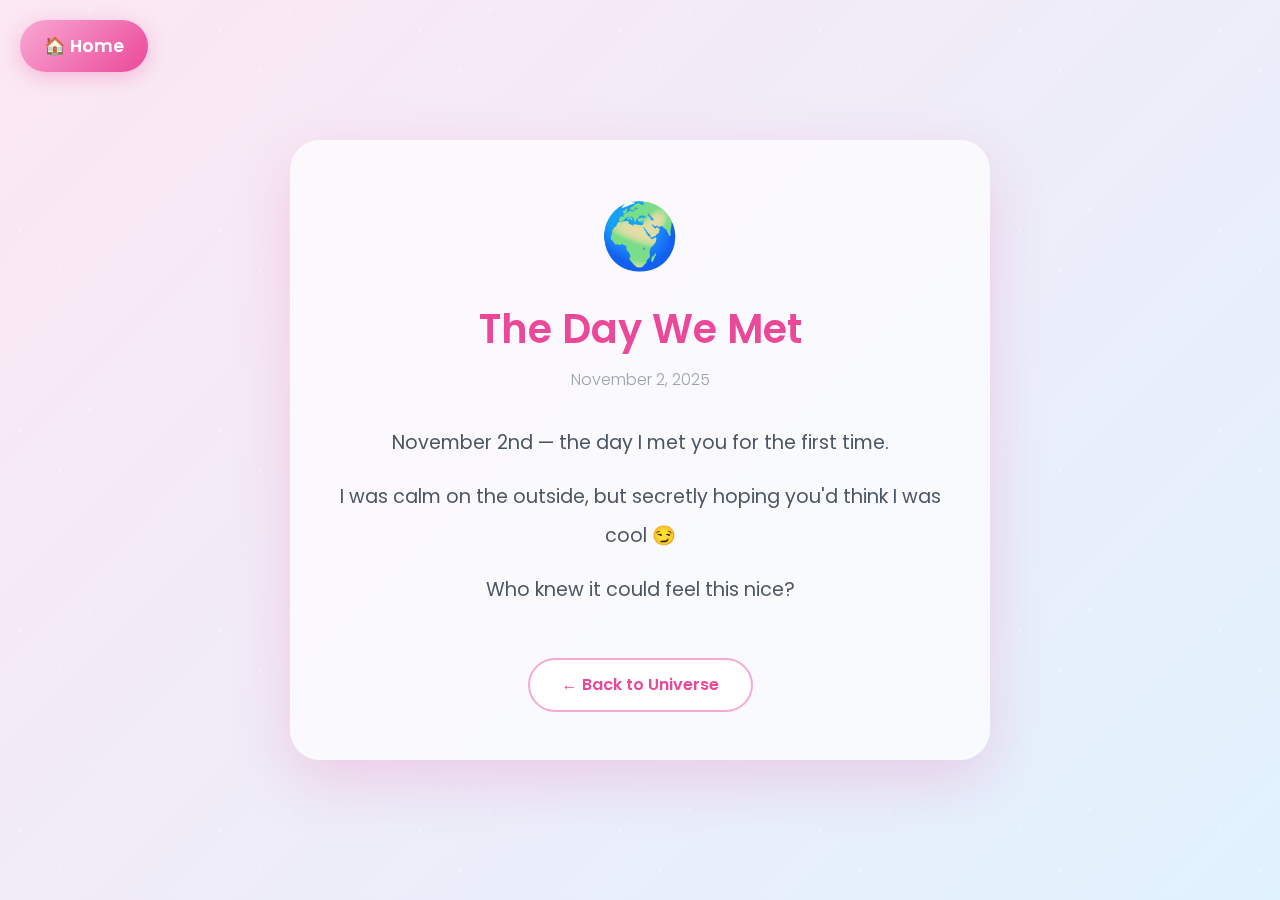
<file: scenes/day_we_met.html>
<!DOCTYPE html>
<html lang="en">
<head>
    <meta charset="UTF-8">
    <meta name="viewport" content="width=device-width, initial-scale=1.0">
    <title>The Day We Met 🌍</title>
    <link rel="preconnect" href="https://fonts.googleapis.com">
    <link rel="preconnect" href="https://fonts.gstatic.com" crossorigin>
    <link href="https://fonts.googleapis.com/css2?family=Poppins:wght@300;400;600&display=swap" rel="stylesheet">
    <link rel="stylesheet" href="../style.css">
</head>
<body class="scene-page">
    <div class="stars-background"></div>
    
    <a href="../index.html" class="home-button">🏠 Home</a>
    
    <div class="scene-container fade-in">
        <div class="scene-emoji">🌍</div>
        <h1 class="scene-title">The Day We Met</h1>
        <div class="scene-date">November 2, 2025</div>
        
        <div class="scene-content">
            <p>November 2nd — the day I met you for the first time.</p>
            <p>I was calm on the outside, but secretly hoping you'd think I was cool 😏</p>
            <p>Who knew it could feel this nice?</p>
            
        </div>
        
        <button class="back-button" onclick="window.location.href='../universe.html'">
            ← Back to Universe
        </button>
    </div>

    <script src="../script.js"></script>
</body>
</html>
</file>
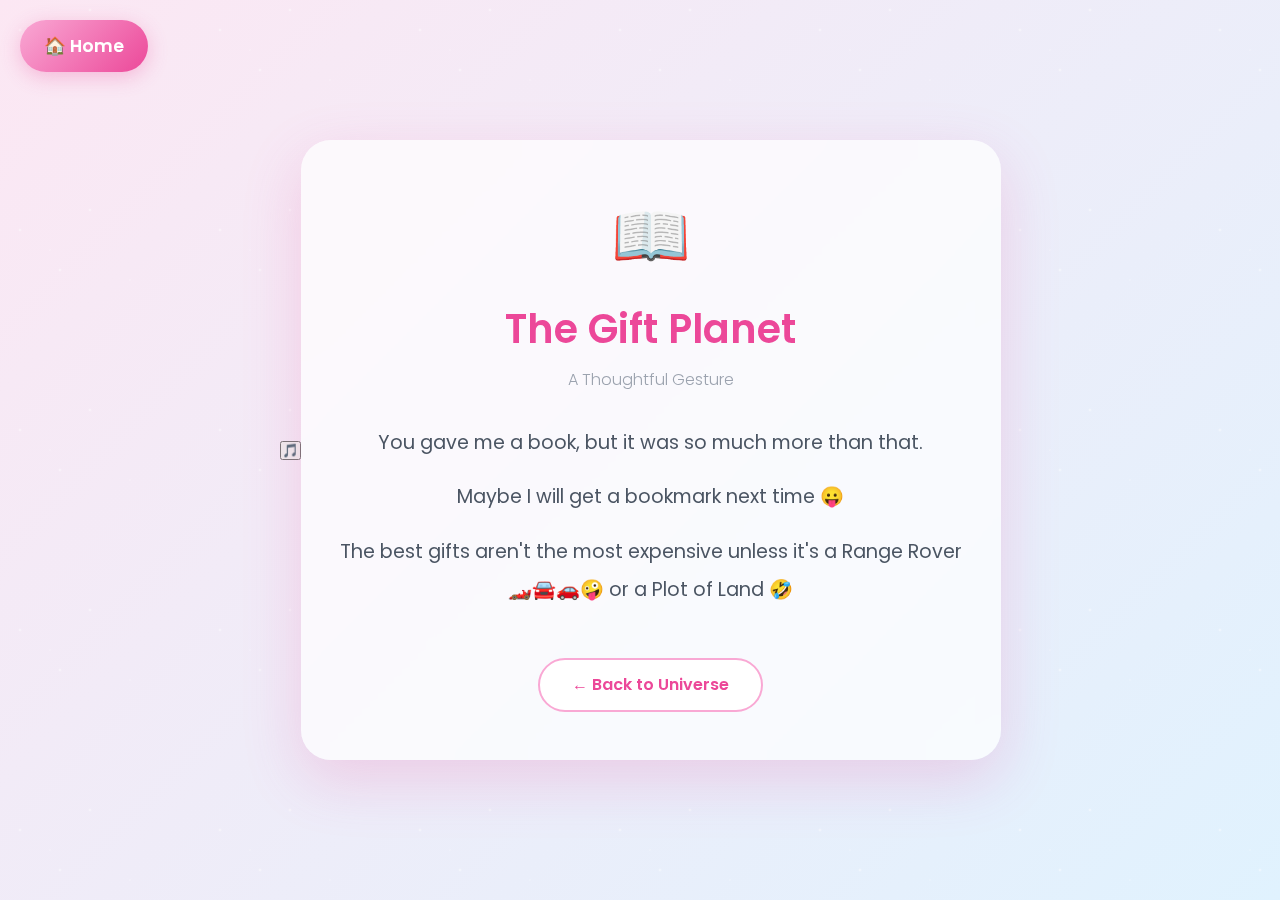
<file: scenes/gift.html>
<!DOCTYPE html>
<html lang="en">
<head>
    <meta charset="UTF-8">
    <meta name="viewport" content="width=device-width, initial-scale=1.0">
    <title>The Gift Planet 📖</title>
    <link rel="preconnect" href="https://fonts.googleapis.com">
    <link rel="preconnect" href="https://fonts.gstatic.com" crossorigin>
    <link href="https://fonts.googleapis.com/css2?family=Poppins:wght@300;400;600&display=swap" rel="stylesheet">
    <link rel="stylesheet" href="../style.css">
</head>
<body class="scene-page">
    <div class="stars-background"></div>
    
    
    <a href="../index.html" class="home-button">🏠 Home</a>
    <button id="musicToggle" class="music-toggle" title="Toggle Music">🎵</button>
    
    <div class="scene-container fade-in">
        <div class="scene-emoji">📖</div>
        <h1 class="scene-title">The Gift Planet</h1>
        <div class="scene-date">A Thoughtful Gesture</div>
        
        <div class="scene-content">
            <p>You gave me a book, but it was so much more than that.</p>
            <p>Maybe I will get a bookmark next time 😛 </p>
            <!-- <p>Every page I turn reminds me of your thoughtfulness and the care you put into choosing it.</p> -->
            <p>The best gifts aren't the most expensive unless it's a Range Rover 🏎️🚘🚗🤪 or a Plot of Land 🤣</p>
        </div>
        
        <button class="back-button" onclick="window.location.href='../universe.html'">
            ← Back to Universe
        </button>
    </div>

    <script src="../script.js"></script>
</body>
</html>
</file>
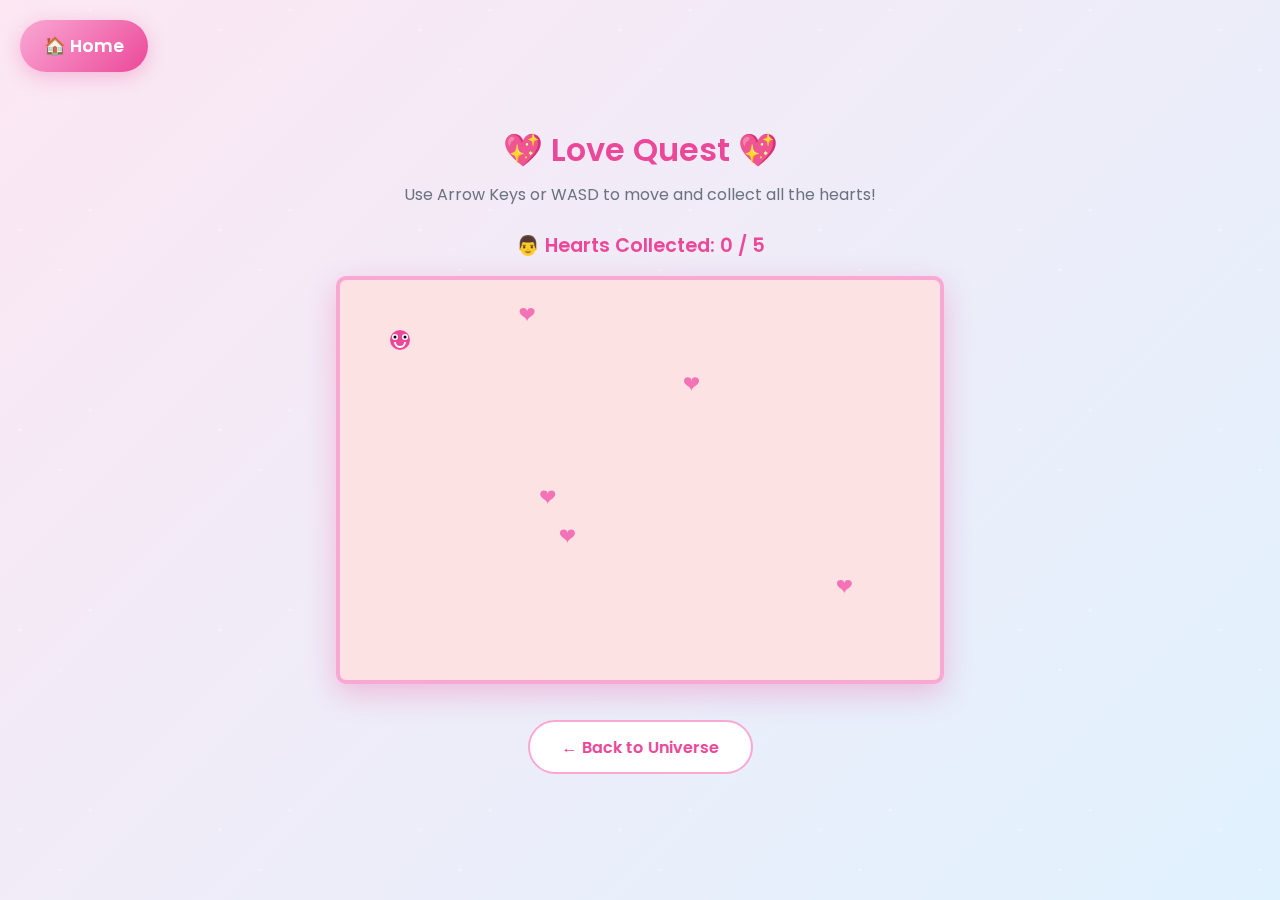
<file: scenes/love_quest.html>
<!DOCTYPE html>
<html lang="en">
<head>
    <meta charset="UTF-8">
    <meta name="viewport" content="width=device-width, initial-scale=1.0">
    <title>Quest 💖</title>
    <link rel="preconnect" href="https://fonts.googleapis.com">
    <link rel="preconnect" href="https://fonts.gstatic.com" crossorigin>
    <link href="https://fonts.googleapis.com/css2?family=Poppins:wght@300;400;600&family=Press+Start+2P&display=swap" rel="stylesheet">
    <link rel="stylesheet" href="../style.css">
    <style>
        .game-container {
            text-align: center;
            padding: 2rem;
            max-width: 700px;
            margin: 0 auto;
        }

        .game-title {
            font-size: 2rem;
            font-weight: 600;
            color: #ec4899;
            margin-bottom: 0.5rem;
        }

        .game-instructions {
            font-size: 1rem;
            color: #6b7280;
            margin-bottom: 1.5rem;
        }

        #gameCanvas {
            display: block;
            margin: 0 auto 20px;
            background: #fde2e4;
            border: 4px solid #f9a8d4;
            border-radius: 10px;
            box-shadow: 0 10px 30px rgba(236, 72, 153, 0.3);
            image-rendering: pixelated;
            image-rendering: crisp-edges;
        }

        #messageOverlay {
            position: fixed;
            top: 0;
            left: 0;
            width: 100%;
            height: 100%;
            background: rgba(255, 255, 255, 0.95);
            display: flex;
            flex-direction: column;
            justify-content: center;
            align-items: center;
            z-index: 1000;
            backdrop-filter: blur(10px);
        }

        #messageOverlay.hidden {
            display: none;
        }

        #messageOverlay h2 {
            font-family: 'Poppins', sans-serif;
            font-size: 2rem;
            color: #ec4899;
            margin-bottom: 2rem;
            text-align: center;
            padding: 0 2rem;
            max-width: 600px;
        }

        #continueBtn {
            background: linear-gradient(135deg, #f9a8d4 0%, #ec4899 100%);
            border: none;
            padding: 1rem 3rem;
            font-size: 1.1rem;
            font-weight: 600;
            color: white;
            border-radius: 50px;
            cursor: pointer;
            font-family: 'Poppins', sans-serif;
            box-shadow: 0 10px 30px rgba(236, 72, 153, 0.3);
            transition: all 0.3s ease;
        }

        #continueBtn:hover {
            transform: translateY(-3px);
            box-shadow: 0 15px 40px rgba(236, 72, 153, 0.4);
        }

        #revealButton {
            position: fixed;
            top: 50%;
            left: 50%;
            transform: translate(-50%, -50%) scale(0);
            background: linear-gradient(135deg, #f9a8d4 0%, #ec4899 100%);
            border: none;
            padding: 1.5rem 3rem;
            font-size: 1.3rem;
            font-weight: 600;
            color: white;
            border-radius: 50px;
            cursor: pointer;
            font-family: 'Poppins', sans-serif;
            box-shadow: 0 15px 50px rgba(236, 72, 153, 0.5);
            z-index: 600;
            transition: all 0.4s ease;
            opacity: 0;
        }

        #revealButton.show {
            transform: translate(-50%, -50%) scale(1);
            opacity: 1;
        }

        #revealButton:hover {
            transform: translate(-50%, -50%) scale(1.05);
            box-shadow: 0 20px 60px rgba(236, 72, 153, 0.6);
        }

        .hearts-counter {
            font-size: 1.2rem;
            color: #ec4899;
            font-weight: 600;
            margin-bottom: 1rem;
        }

        #flirtyMessage {
            position: fixed;
            top: 100px;
            left: 50%;
            transform: translateX(-50%);
            background: rgba(255, 255, 255, 0.95);
            padding: 15px 30px;
            border-radius: 15px;
            font-family: 'Poppins', sans-serif;
            font-size: 1.1rem;
            font-weight: 600;
            color: #ec4899;
            text-align: center;
            opacity: 0;
            transition: opacity 0.5s ease;
            z-index: 500;
            box-shadow: 0 10px 30px rgba(236, 72, 153, 0.3);
            border: 2px solid #f9a8d4;
            max-width: 80%;
            pointer-events: none;
        }

        #flirtyMessage.show-message {
            opacity: 1;
        }

        @media (max-width: 768px) {
            #gameCanvas {
                width: 100%;
                height: auto;
            }
            
            #flirtyMessage {
                font-size: 0.9rem;
                padding: 12px 20px;
            }
        }
    </style>
</head>
<body class="scene-page">
    <div class="stars-background"></div>
    
    <a href="../index.html" class="home-button">🏠 Home</a>
    
    <div id="flirtyMessage"></div>
    
    <button id="revealButton">✨ Reveal Secret Message ✨</button>
    
    <div class="game-container fade-in">
        <h1 class="game-title">💖 Love Quest 💖</h1>
        <p class="game-instructions">Use Arrow Keys or WASD to move and collect all the hearts!</p>
        <div class="hearts-counter" id="heartsCounter">👨 Hearts Collected: 0 / 5</div>
        
        <canvas id="gameCanvas" width="600" height="400"></canvas>
        
        <button class="back-button" onclick="window.location.href='../universe.html'">
            ← Back to Universe
        </button>
    </div>

    <div id="messageOverlay" class="hidden">
        <h2>You found every piece of my heart 💖</h2>
        <button id="continueBtn">Continue to Next Planet</button>
    </div>

    <script>
        const canvas = document.getElementById('gameCanvas');
        const ctx = canvas.getContext('2d');
        const heartsCounter = document.getElementById('heartsCounter');
        const messageOverlay = document.getElementById('messageOverlay');
        const continueBtn = document.getElementById('continueBtn');
        const flirtyMessageDiv = document.getElementById('flirtyMessage');
        const revealButton = document.getElementById('revealButton');

        // Flirty messages to display when collecting hearts
        const flirtyMessages = [
            "You stole another piece of my heart 💘",
            "Careful — I might start liking this 😏",
            "You make collecting hearts too easy 💕",
            "If love were a game, you'd be the cheat code 🎮",
            "Another one? You're unstoppable 😍",
            "My heart respawns whenever you smile 💫",
            "Stop being so cute, I'm losing focus 💓",
            "Every pixel of me likes you 💗"
        ];

        // Game state
        const player = {
            x: 50,
            y: 50,
            size: 20,
            speed: 3,
            color: '#ec4899'
        };

        const keys = {
            ArrowUp: false,
            ArrowDown: false,
            ArrowLeft: false,
            ArrowRight: false,
            w: false,
            a: false,
            s: false,
            d: false
        };

        let hearts = [];
        let collectedHearts = 0;
        const totalHearts = 5;

        // Initialize hearts at random positions
        function initHearts() {
            hearts = [];
            for (let i = 0; i < totalHearts; i++) {
                hearts.push({
                    x: Math.random() * (canvas.width - 40) + 20,
                    y: Math.random() * (canvas.height - 40) + 20,
                    size: 15,
                    collected: false
                });
            }
        }

        // Draw heart shape
        function drawHeart(x, y, size) {
            ctx.fillStyle = '#f472b6';
            ctx.beginPath();
            const topCurveHeight = size * 0.3;
            ctx.moveTo(x, y + topCurveHeight);
            // Left curve
            ctx.bezierCurveTo(
                x, y, 
                x - size / 2, y, 
                x - size / 2, y + topCurveHeight
            );
            ctx.bezierCurveTo(
                x - size / 2, y + (size + topCurveHeight) / 2, 
                x, y + (size + topCurveHeight) / 2, 
                x, y + size
            );
            // Right curve
            ctx.bezierCurveTo(
                x, y + (size + topCurveHeight) / 2, 
                x + size / 2, y + (size + topCurveHeight) / 2, 
                x + size / 2, y + topCurveHeight
            );
            ctx.bezierCurveTo(
                x + size / 2, y, 
                x, y, 
                x, y + topCurveHeight
            );
            ctx.fill();
            ctx.closePath();
        }

        // Draw player (cute circle with eyes)
        function drawPlayer() {
            // Body
            ctx.fillStyle = player.color;
            ctx.beginPath();
            ctx.arc(player.x + player.size/2, player.y + player.size/2, player.size/2, 0, Math.PI * 2);
            ctx.fill();
            
            // Eyes
            ctx.fillStyle = 'white';
            ctx.beginPath();
            ctx.arc(player.x + player.size/2 - 5, player.y + player.size/2 - 3, 3, 0, Math.PI * 2);
            ctx.arc(player.x + player.size/2 + 5, player.y + player.size/2 - 3, 3, 0, Math.PI * 2);
            ctx.fill();
            
            // Pupils
            ctx.fillStyle = 'black';
            ctx.beginPath();
            ctx.arc(player.x + player.size/2 - 5, player.y + player.size/2 - 3, 1.5, 0, Math.PI * 2);
            ctx.arc(player.x + player.size/2 + 5, player.y + player.size/2 - 3, 1.5, 0, Math.PI * 2);
            ctx.fill();
            
            // Smile
            ctx.strokeStyle = 'white';
            ctx.lineWidth = 2;
            ctx.beginPath();
            ctx.arc(player.x + player.size/2, player.y + player.size/2 + 2, 5, 0, Math.PI);
            ctx.stroke();
        }

        // Show a random flirty message
        function showFlirtyMessage() {
            // Pick a random message
            const randomMessage = flirtyMessages[Math.floor(Math.random() * flirtyMessages.length)];
            
            // Set the message text
            flirtyMessageDiv.textContent = randomMessage;
            
            // Show the message (and keep it visible)
            flirtyMessageDiv.classList.add('show-message');
        }

        // Check collision between player and heart
        function checkCollision(heart) {
            return (
                player.x < heart.x + heart.size &&
                player.x + player.size > heart.x &&
                player.y < heart.y + heart.size &&
                player.y + player.size > heart.y
            );
        }

        // Update game state
        function update() {
            // Move player
            if (keys.ArrowUp || keys.w) player.y -= player.speed;
            if (keys.ArrowDown || keys.s) player.y += player.speed;
            if (keys.ArrowLeft || keys.a) player.x -= player.speed;
            if (keys.ArrowRight || keys.d) player.x += player.speed;

            // Keep player in bounds
            player.x = Math.max(0, Math.min(canvas.width - player.size, player.x));
            player.y = Math.max(0, Math.min(canvas.height - player.size, player.y));

            // Check heart collisions
            hearts.forEach(heart => {
                if (!heart.collected && checkCollision(heart)) {
                    heart.collected = true;
                    collectedHearts++;
                    heartsCounter.textContent = `👨 Hearts Collected: ${collectedHearts} / ${totalHearts}`;
                    
                    // Show flirty message
                    showFlirtyMessage();
                    
                    // Check if all hearts collected
                    if (collectedHearts === totalHearts) {
                        setTimeout(() => {
                            revealButton.classList.add('show');
                        }, 500);
                    }
                }
            });
        }

        // Draw everything
        function draw() {
            // Clear canvas
            ctx.clearRect(0, 0, canvas.width, canvas.height);

            // Draw uncollected hearts
            hearts.forEach(heart => {
                if (!heart.collected) {
                    drawHeart(heart.x, heart.y, heart.size);
                }
            });

            // Draw player
            drawPlayer();
        }

        // Game loop
        function gameLoop() {
            update();
            draw();
            requestAnimationFrame(gameLoop);
        }

        // Keyboard event listeners
        document.addEventListener('keydown', (e) => {
            if (e.key in keys) {
                keys[e.key] = true;
            }
        });

        document.addEventListener('keyup', (e) => {
            if (e.key in keys) {
                keys[e.key] = false;
            }
        });

        // Reveal button - shows the secret message overlay
        revealButton.addEventListener('click', () => {
            revealButton.classList.remove('show');
            messageOverlay.classList.remove('hidden');
        });

        // Continue button
        continueBtn.addEventListener('click', () => {
            window.location.href = 'gift.html';
        });

        // Initialize and start game
        initHearts();
        gameLoop();
    </script>
</body>
</html>
</file>
<file: style.css>
/* Global Styles */
* {
    margin: 0;
    padding: 0;
    box-sizing: border-box;
}

body {
    font-family: 'Poppins', sans-serif;
    color: #4b5563;
    overflow-x: hidden;
    min-height: 100vh;
    position: relative;
}

/* Star Background */
.stars-background {
    position: fixed;
    top: 0;
    left: 0;
    width: 100%;
    height: 100%;
    background: linear-gradient(135deg, #fce7f3 0%, #e0f2fe 100%);
    z-index: -2;
}

.stars-background::before {
    content: '';
    position: absolute;
    top: 0;
    left: 0;
    width: 100%;
    height: 100%;
    background-image: 
        radial-gradient(2px 2px at 20px 30px, #fff, transparent),
        radial-gradient(2px 2px at 60px 70px, #fff, transparent),
        radial-gradient(1px 1px at 50px 50px, #fff, transparent),
        radial-gradient(1px 1px at 130px 80px, #fff, transparent),
        radial-gradient(2px 2px at 90px 10px, #fff, transparent);
    background-size: 200px 200px;
    background-repeat: repeat;
    opacity: 0.6;
    animation: twinkle 3s ease-in-out infinite;
}

@keyframes twinkle {
    0%, 100% { opacity: 0.6; }
    50% { opacity: 0.3; }
}

/* Landing Page */
.landing-page {
    display: flex;
    justify-content: center;
    align-items: center;
    min-height: 100vh;
}

.landing-container {
    text-align: center;
    padding: 2rem;
    max-width: 600px;
}

.title {
    font-size: 3rem;
    font-weight: 600;
    color: #ec4899;
    margin-bottom: 1.5rem;
    text-shadow: 0 0 20px rgba(236, 72, 153, 0.3);
}

.subtitle {
    font-size: 1.5rem;
    font-weight: 300;
    color: #6b7280;
    margin-bottom: 1rem;
    line-height: 1.6;
}

.enter-button {
    margin-top: 3rem;
    padding: 1rem 3rem;
    font-size: 1.2rem;
    font-weight: 600;
    color: white;
    background: linear-gradient(135deg, #f9a8d4 0%, #ec4899 100%);
    border: none;
    border-radius: 50px;
    cursor: pointer;
    box-shadow: 0 10px 30px rgba(236, 72, 153, 0.3);
    transition: all 0.3s ease;
    font-family: 'Poppins', sans-serif;
}

.enter-button:hover {
    transform: translateY(-3px);
    box-shadow: 0 15px 40px rgba(236, 72, 153, 0.4);
}

/* Universe Page */
.universe-page {
    display: flex;
    justify-content: center;
    align-items: center;
    min-height: 100vh;
    padding: 2rem;
}

.universe-container {
    text-align: center;
    width: 100%;
    max-width: 1200px;
}

.universe-title {
    font-size: 2.5rem;
    font-weight: 600;
    color: #ec4899;
    margin-bottom: 1rem;
    text-shadow: 0 0 20px rgba(236, 72, 153, 0.3);
}

.universe-subtitle {
    font-size: 1.2rem;
    font-weight: 300;
    color: #6b7280;
    margin-bottom: 3rem;
}

.planets-container {
    display: flex;
    flex-wrap: wrap;
    justify-content: center;
    gap: 3rem;
    padding: 2rem;
    max-width: 800px;
    margin: 0 auto;
}

.planet {
    width: 150px;
    height: 150px;
    background: linear-gradient(135deg, #fbcfe8 0%, #f9a8d4 100%);
    border-radius: 50%;
    display: flex;
    flex-direction: column;
    justify-content: center;
    align-items: center;
    text-decoration: none;
    color: #4b5563;
    box-shadow: 0 10px 30px rgba(251, 207, 232, 0.5);
    transition: all 0.3s ease;
    position: relative;
}

.planet::before {
    content: '';
    position: absolute;
    top: -10px;
    left: -10px;
    right: -10px;
    bottom: -10px;
    border-radius: 50%;
    background: radial-gradient(circle, rgba(251, 207, 232, 0.4) 0%, transparent 70%);
    z-index: -1;
    opacity: 0;
    transition: opacity 0.3s ease;
}

.planet:hover::before {
    opacity: 1;
}

.planet:hover {
    transform: translateY(-10px) scale(1.05);
    box-shadow: 0 15px 40px rgba(251, 207, 232, 0.7);
}

.planet-emoji {
    font-size: 3rem;
    margin-bottom: 0.5rem;
}

.planet-label {
    font-size: 0.9rem;
    font-weight: 600;
    text-align: center;
    padding: 0 0.5rem;
}

/* Scene Pages */
.scene-page {
    display: flex;
    justify-content: center;
    align-items: center;
    min-height: 100vh;
    padding: 2rem;
}

.scene-container {
    text-align: center;
    max-width: 700px;
    background: rgba(255, 255, 255, 0.7);
    backdrop-filter: blur(10px);
    border-radius: 30px;
    padding: 3rem 2rem;
    box-shadow: 0 20px 60px rgba(236, 72, 153, 0.2);
}

.scene-emoji {
    font-size: 4rem;
    margin-bottom: 1rem;
}

.scene-title {
    font-size: 2.5rem;
    font-weight: 600;
    color: #ec4899;
    margin-bottom: 0.5rem;
}

.scene-date {
    font-size: 1rem;
    color: #9ca3af;
    font-weight: 300;
    margin-bottom: 2rem;
}

.scene-content {
    font-size: 1.2rem;
    line-height: 2;
    color: #4b5563;
    margin-bottom: 2rem;
}

.scene-content p {
    margin-bottom: 1rem;
}

.final-message {
    font-size: 1.3rem;
    font-weight: 400;
}

.back-button {
    padding: 0.8rem 2rem;
    font-size: 1rem;
    font-weight: 600;
    color: #ec4899;
    background: white;
    border: 2px solid #f9a8d4;
    border-radius: 50px;
    cursor: pointer;
    transition: all 0.3s ease;
    font-family: 'Poppins', sans-serif;
    margin-top: 1rem;
}

.back-button:hover {
    background: #fce7f3;
    transform: translateY(-2px);
}

.special-button {
    padding: 1rem 2.5rem;
    font-size: 1.1rem;
    font-weight: 600;
    color: white;
    background: linear-gradient(135deg, #f9a8d4 0%, #ec4899 100%);
    border: none;
    border-radius: 50px;
    cursor: pointer;
    box-shadow: 0 10px 30px rgba(236, 72, 153, 0.3);
    transition: all 0.3s ease;
    font-family: 'Poppins', sans-serif;
    margin-bottom: 2rem;
}

.special-button:hover {
    transform: translateY(-3px);
    box-shadow: 0 15px 40px rgba(236, 72, 153, 0.4);
}

.adventure-message {
    font-size: 1.3rem;
    color: #ec4899;
    font-weight: 600;
    margin: 2rem 0;
    opacity: 0;
    transform: scale(0.8);
    transition: all 0.5s ease;
}

.adventure-message.show {
    opacity: 1;
    transform: scale(1);
}

/* Animations */
@keyframes fadeIn {
    from {
        opacity: 0;
        transform: translateY(20px);
    }
    to {
        opacity: 1;
        transform: translateY(0);
    }
}

.fade-in {
    animation: fadeIn 1s ease-out;
}

@keyframes float {
    0%, 100% {
        transform: translateY(0px);
    }
    50% {
        transform: translateY(-20px);
    }
}

.float {
    animation: float 3s ease-in-out infinite;
}

.planet-1 { animation-delay: 0s; }
.planet-2 { animation-delay: 0.5s; }
.planet-3 { animation-delay: 0.75s; }
.planet-4 { animation-delay: 1s; }
.planet-5 { animation-delay: 1.5s; }
.planet-6 { animation-delay: 2s; }

@keyframes pulse {
    0%, 100% {
        transform: scale(1);
    }
    50% {
        transform: scale(1.05);
    }
}

.pulse {
    animation: pulse 2s ease-in-out infinite;
}

/* Home Button */
.home-button {
    position: fixed;
    top: 20px;
    left: 20px;
    padding: 0.8rem 1.5rem;
    font-size: 1.1rem;
    font-weight: 600;
    color: white;
    background: linear-gradient(135deg, #f9a8d4 0%, #ec4899 100%);
    border: none;
    border-radius: 50px;
    cursor: pointer;
    box-shadow: 0 5px 20px rgba(236, 72, 153, 0.3);
    transition: all 0.3s ease;
    font-family: 'Poppins', sans-serif;
    z-index: 1000;
    text-decoration: none;
    display: flex;
    align-items: center;
    gap: 0.5rem;
}

.home-button:hover {
    transform: translateY(-2px);
    box-shadow: 0 8px 25px rgba(236, 72, 153, 0.4);
}

/* Responsive Design */
@media (max-width: 768px) {
    .title {
        font-size: 2rem;
    }
    
    .subtitle {
        font-size: 1.2rem;
    }
    
    .universe-title {
        font-size: 2rem;
    }
    
    .planet {
        width: 120px;
        height: 120px;
    }
    
    .planet-emoji {
        font-size: 2.5rem;
    }
    
    .scene-title {
        font-size: 2rem;
    }
    
    .scene-content {
        font-size: 1rem;
    }
    
    .home-button {
        padding: 0.6rem 1.2rem;
        font-size: 0.9rem;
    }
}
</file>
